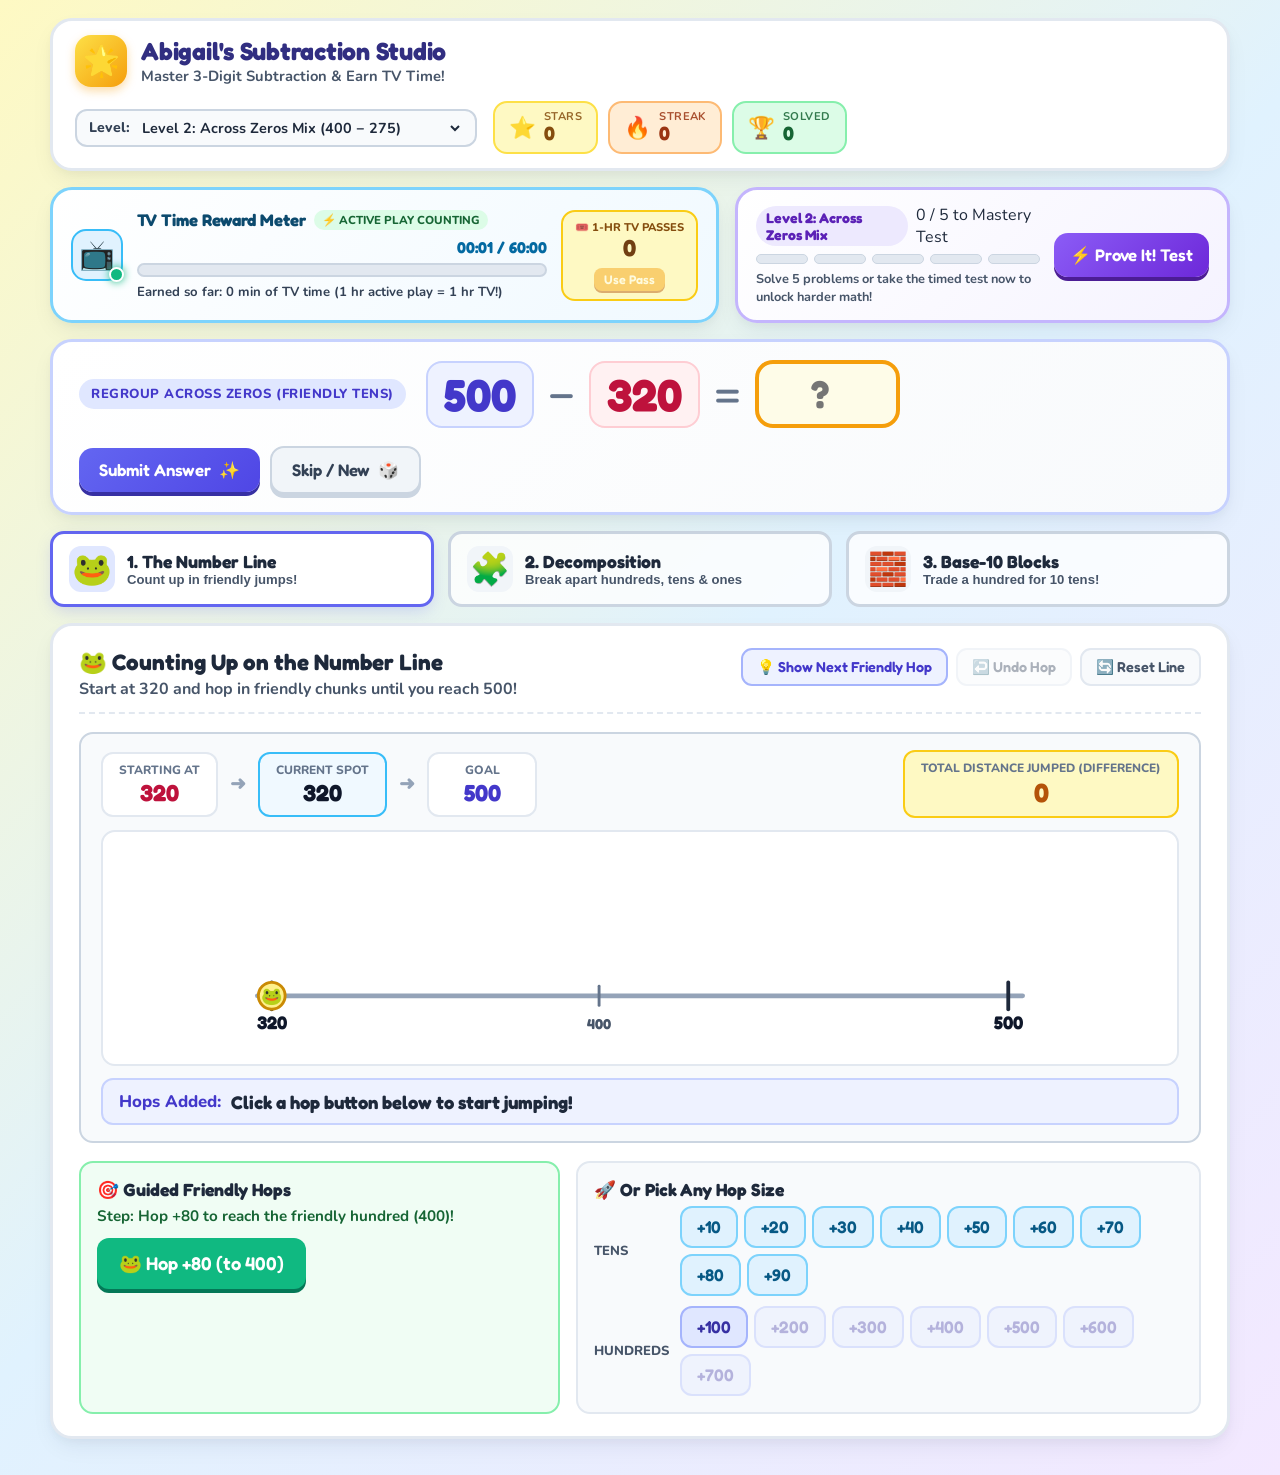
<file: index.html>
<!DOCTYPE html>
<html lang="en">
<head>
  <meta charset="UTF-8" />
  <meta name="viewport" content="width=device-width, initial-scale=1.0" />
  <title>Abigail's Subtraction Adventure — Regrouping &amp; Mastery</title>
  <link rel="preconnect" href="https://fonts.googleapis.com">
  <link rel="preconnect" href="https://fonts.gstatic.com" crossorigin>
  <link href="https://fonts.googleapis.com/css2?family=Fredoka:wght@400;500;600;700&family=Nunito:wght@600;700;800&display=swap" rel="stylesheet">
  <link rel="stylesheet" href="styles.css" />
</head>
<body>
  <canvas id="confetti-canvas" aria-hidden="true"></canvas>

  <div class="app-shell">
    <!-- Top Header: Personalized Title, Mode Selector, & Scoreboard -->
    <header class="top-bar">
      <div class="brand">
        <div class="avatar-badge" aria-hidden="true">🌟</div>
        <div>
          <h1>Abigail's Subtraction Studio</h1>
          <p class="subtitle">Master 3-Digit Subtraction &amp; Earn TV Time!</p>
        </div>
      </div>

      <div class="controls-and-stats">
        <div class="mode-selector" role="group" aria-label="Skill Level">
          <label for="difficulty-select" class="mode-label">Level:</label>
          <select id="difficulty-select" class="mode-dropdown">
            <option value="level1">Level 1: Friendly Tens (500 − 320)</option>
            <option value="level2" selected>Level 2: Across Zeros Mix (400 − 275)</option>
            <option value="level3">Level 3: Full 3-Digit Regrouping (542 − 388)</option>
          </select>
        </div>

        <div class="stats-pills">
          <div class="stat-pill score-pill" title="Total Star Points">
            <span class="stat-icon">⭐</span>
            <div>
              <span class="stat-label">Stars</span>
              <span id="score-value" class="stat-num">0</span>
            </div>
          </div>
          <div class="stat-pill streak-pill" title="Current Correct Streak">
            <span class="stat-icon">🔥</span>
            <div>
              <span class="stat-label">Streak</span>
              <span id="streak-value" class="stat-num">0</span>
            </div>
          </div>
          <div class="stat-pill solved-pill" title="Total Problems Solved">
            <span class="stat-icon">🏆</span>
            <div>
              <span class="stat-label">Solved</span>
              <span id="solved-value" class="stat-num">0</span>
            </div>
          </div>
        </div>
      </div>
    </header>

    <!-- TV Reward & Mastery Progress Strip -->
    <section class="reward-and-mastery-bar" aria-label="TV Time Reward and Mastery Progress">
      <!-- Left: Active Playtime -> TV Time Tracker -->
      <div class="tv-reward-card">
        <div class="tv-icon-wrap">
          <span class="tv-emoji">📺</span>
          <span id="activity-status-dot" class="activity-dot active" title="Active Play Timer Running"></span>
        </div>

        <div class="tv-progress-info">
          <div class="tv-title-row">
            <span class="tv-title">TV Time Reward Meter</span>
            <span id="activity-status-label" class="activity-badge active">⚡ Active Play Counting</span>
            <span id="tv-time-readout" class="tv-readout">00:00 / 60:00</span>
          </div>
          <div class="tv-progress-track" role="progressbar" aria-valuemin="0" aria-valuemax="3600" id="tv-progressbar">
            <div id="tv-progress-fill" class="tv-progress-fill" style="width: 0%"></div>
          </div>
          <div class="tv-sub-row">
            <span id="tv-earned-summary">Earned so far: <strong>0 min</strong> of TV time (1 hr active play = 1 hr TV!)</span>
          </div>
        </div>

        <div class="tv-tickets-box">
          <div class="ticket-count-wrap" title="Full 1-Hour TV Passes Earned">
            <span class="ticket-label">🎟️ 1-Hr TV Passes</span>
            <span id="tv-tickets-count" class="ticket-num">0</span>
          </div>
          <button id="redeem-tv-btn" class="btn btn-sm btn-tv-redeem" title="Parent button to redeem a 1-hour TV pass">
            Use Pass
          </button>
        </div>
      </div>

      <!-- Right: Mastery Progress & "Prove It!" Test Trigger -->
      <div class="mastery-Trigger-card" id="mastery-card">
        <div class="mastery-info">
          <div class="mastery-top-row">
            <span class="mastery-badge" id="current-level-badge">Level 2 Practice</span>
            <span class="mastery- readiness" id="mastery-progress-text">0 / 5 to Mastery Test</span>
          </div>
          <div class="mastery-dots" id="mastery-dots">
            <span class="m-dot"></span>
            <span class="m-dot"></span>
            <span class="m-dot"></span>
            <span class="m-dot"></span>
            <span class="m-dot"></span>
          </div>
          <p class="mastery-desc" id="mastery-desc">
            Solve 5 problems or take the timed test now to unlock harder math!
          </p>
        </div>
        <button id="start-test-btn" class="btn btn-test-trigger">
          ⚡ Prove It! Test
        </button>
      </div>
    </section>

    <!-- Mastery Test Active Banner (Only visible during Timed Test Mode) -->
    <section id="test-mode-banner" class="test-mode-banner hidden" aria-live="polite">
      <div class="test-banner-left">
        <span class="test-trophy-icon">⏱️</span>
        <div>
          <h2 id="test-banner-title">Mastery Test — Question 1 of 5</h2>
          <p id="test-banner-subtitle">No hints or visual tools! Answer before the timer runs out to level up!</p>
        </div>
      </div>

      <div class="test-timer-wrap">
        <div class="test-timer-top">
          <span>Time Left:</span>
          <strong id="test-timer-seconds">45s</strong>
        </div>
        <div class="test-timer-bar-bg">
          <div id="test-timer-bar-fill" class="test-timer-bar-fill" style="width: 100%"></div>
        </div>
      </div>

      <div class="test-score-Tracker">
        <span>Test Score:</span>
        <strong id="test-score-display">0 / 0</strong>
      </div>

      <button id="cancel-test-btn" class="btn btn-ghost btn-sm">Exit Test</button>
    </section>

    <!-- Main Equation Hero Card -->
    <section class="equation-card" id="equation-card" aria-label="Current Math Problem">
      <div class="equation-left">
        <span class="problem-badge" id="problem-tag">Regroup Across Zeros</span>
        <div class="equation-display">
          <span id="minuend-display" class="eq-number minuend-color">500</span>
          <span class="eq-operator">−</span>
          <span id="subtrahend-display" class="eq-number subtrahend-color">320</span>
          <span class="eq-operator">=</span>
          <div class="answer-input-wrap">
            <input
              type="number"
              id="final-answer-input"
              class="final-answer-input"
              placeholder="?"
              min="0"
              max="999"
              aria-label="Your answer"
              autocomplete="off"
            />
          </div>
        </div>
      </div>

      <div class="equation-actions">
        <button id="check-answer-btn" class="btn btn-primary">
          <span>Submit Answer</span> ✨
        </button>
        <button id="use-helper-answer-btn" class="btn btn-accent hidden" title="Copy workspace answer into box">
          <span>Fill Answer</span> ⬆️
        </button>
        <button id="new-problem-btn" class="btn btn-secondary">
          <span>Skip / New</span> 🎲
        </button>
      </div>

      <!-- Feedback Banner -->
      <div id="feedback-banner" class="feedback-banner hidden" role="status" aria-live="polite">
        <span id="feedback-icon" class="feedback-icon">🎉</span>
        <div class="feedback-text-wrap">
          <strong id="feedback-title">Awesome job, Abigail!</strong>
          <p id="feedback-message">You nailed it!</p>
        </div>
        <button id="next-after-win-btn" class="btn btn-sm btn-win hidden">Next Problem ➜</button>
      </div>
    </section>

    <!-- Locked Overlay Shown During Mastery Test Instead of Visual Tools -->
    <section id="test-locked-workspace" class="test-locked-workspace hidden">
      <div class="locked-card">
        <div class="locked-icon">🔒🧠</div>
        <h3>Visual Helpers Locked During Mastery Test!</h3>
        <p>
          You've got this, Abigail! Picture the <strong>Number Line jumps</strong>, <strong>Place-Value Decomposition</strong>, or <strong>Regrouping Blocks</strong> in your head (or on scratch paper) and type your answer above!
        </p>
        <div class="test-progress-pills" id="test-question-pills"></div>
      </div>
    </section>

    <!-- Strategy Switcher Tabs -->
    <nav id="strategy-tabs-nav" class="strategy-tabs" aria-label="Choose a visual solving strategy">
      <button class="strategy-tab active" data-tab="number-line" id="tab-btn-number-line">
        <span class="tab-emoji">🐸</span>
        <div class="tab-text">
          <span class="tab-title">1. The Number Line</span>
          <span class="tab-desc">Count up in friendly jumps!</span>
        </div>
      </button>

      <button class="strategy-tab" data-tab="decomposition" id="tab-btn-decomposition">
        <span class="tab-emoji">🧩</span>
        <div class="tab-text">
          <span class="tab-title">2. Decomposition</span>
          <span class="tab-desc">Break apart hundreds, tens &amp; ones</span>
        </div>
      </button>

      <button class="strategy-tab" data-tab="base10" id="tab-btn-base10">
        <span class="tab-emoji">🧱</span>
        <div class="tab-text">
          <span class="tab-title">3. Base-10 Blocks</span>
          <span class="tab-desc">Trade a hundred for 10 tens!</span>
        </div>
      </button>
    </nav>

    <!-- Strategy Workspaces -->
    <main id="workspace-main" class="workspace-container">
      <!-- ==================== TAB 1: THE NUMBER LINE ==================== -->
      <section id="panel-number-line" class="strategy-panel active" aria-labelledby="tab-btn-number-line">
        <div class="panel-header">
          <div>
            <h2>🐸 Counting Up on the Number Line</h2>
            <p id="nl-instruction" class="panel-subtitle">
              Start at <strong id="nl-start-num">320</strong> and hop in friendly chunks until you reach <strong id="nl-target-num">500</strong>!
            </p>
          </div>
          <div class="panel-header-actions">
            <button id="nl-auto-guide-btn" class="btn btn-outline btn-sm">💡 Show Next Friendly Hop</button>
            <button id="nl-undo-btn" class="btn btn-ghost btn-sm" disabled>↩️ Undo Hop</button>
            <button id="nl-reset-btn" class="btn btn-ghost btn-sm">🔄 Reset Line</button>
          </div>
        </div>

        <!-- SVG Number Line Stage -->
        <div class="nl-stage-card">
          <div class="nl-status-strip">
            <div class="nl-stat-box">
              <span class="nl-stat-label">Starting At</span>
              <span id="nl-stat-start" class="nl-stat-val subtrahend-text">320</span>
            </div>
            <div class="nl-stat-arrow">➜</div>
            <div class="nl-stat-box current-pos-box">
              <span class="nl-stat-label">Current Spot</span>
              <span id="nl-stat-current" class="nl-stat-val">320</span>
            </div>
            <div class="nl-stat-arrow">➜</div>
            <div class="nl-stat-box">
              <span class="nl-stat-label">Goal</span>
              <span id="nl-stat-goal" class="nl-stat-val minuend-text">500</span>
            </div>
            <div class="nl-stat-box total-distance-box">
              <span class="nl-stat-label">Total Distance Jumped (Difference)</span>
              <span id="nl-stat-distance" class="nl-stat-val highlight-distance">0</span>
            </div>
          </div>

          <div class="nl-svg-wrapper">
            <svg id="number-line-svg" viewBox="0 0 900 230" preserveAspectRatio="xMidYMid meet" role="img" aria-label="Interactive Number Line"></svg>
          </div>

          <!-- Jump Equation Builder -->
          <div id="nl-jumps-summary" class="nl-jumps-summary">
            <span class="jumps-label">Hops Added:</span>
            <span id="nl-jumps-equation" class="jumps-equation">Click a hop button below to start jumping!</span>
          </div>
        </div>

        <!-- Hop Controls -->
        <div class="nl-controls-grid">
          <div class="nl-recommended-card">
            <h3>🎯 Guided Friendly Hops</h3>
            <p id="nl-guide-prompt" class="guide-prompt">Step 1: Jump to the next friendly number!</p>
            <div id="nl-smart-buttons" class="smart-hop-buttons"></div>
          </div>

          <div class="nl-custom-hops-card">
            <h3>🚀 Or Pick Any Hop Size</h3>
            <div class="hop-groups">
              <div class="hop-group" id="nl-ones-group">
                <span class="hop-group-title">Ones</span>
                <div class="hop-btn-row" id="nl-ones-buttons"></div>
              </div>
              <div class="hop-group">
                <span class="hop-group-title">Tens</span>
                <div class="hop-btn-row" id="nl-tens-buttons"></div>
              </div>
              <div class="hop-group">
                <span class="hop-group-title">Hundreds</span>
                <div class="hop-btn-row" id="nl-hundreds-buttons"></div>
              </div>
            </div>
          </div>
        </div>
      </section>

      <!-- ==================== TAB 2: DECOMPOSITION ==================== -->
      <section id="panel-decomposition" class="strategy-panel" aria-labelledby="tab-btn-decomposition">
        <div class="panel-header">
          <div>
            <h2>🧩 Decomposition (Break Apart to Subtract)</h2>
            <p class="panel-subtitle">
              Break <strong id="decomp-sub-label">320</strong> into easy place-value pieces and subtract one piece at a time!
            </p>
          </div>
          <div class="panel-header-actions">
            <button id="decomp-reveal-btn" class="btn btn-outline btn-sm">💡 Fill Next Step</button>
            <button id="decomp-reset-btn" class="btn btn-ghost btn-sm">🔄 Reset Steps</button>
          </div>
        </div>

        <div class="decomp-layout">
          <!-- Left: Visual Number Bond / Break Apart Tree -->
          <div class="decomp-tree-card">
            <h3>1. Break Apart the Subtracted Number</h3>
            <div class="number-bond-diagram">
              <div class="bond-top-node" id="bond-total-node">320</div>
              <svg class="bond-lines-svg" viewBox="0 0 300 60" preserveAspectRatio="none">
                <line id="bond-line-left" x1="150" y1="5" x2="55" y2="55" stroke="#6366f1" stroke-width="4" stroke-linecap="round" />
                <line id="bond-line-mid" x1="150" y1="5" x2="150" y2="55" stroke="#0ea5e9" stroke-width="4" stroke-linecap="round" />
                <line id="bond-line-right" x1="150" y1="5" x2="245" y2="55" stroke="#10b981" stroke-width="4" stroke-linecap="round" />
              </svg>
              <div id="bond-parts-row" class="bond-parts-row"></div>
            </div>

            <div class="decomp-bar-visualizer">
              <h4>Visual Shrink Bar</h4>
              <div class="bar-whole" id="decomp-bar-whole">500</div>
              <div class="bar-segments" id="decomp-bar-segments"></div>
            </div>
          </div>

          <!-- Right: Interactive Step-by-Step Subtraction Cards -->
          <div class="decomp-steps-column">
            <h3>2. Subtract One Chunk at a Time</h3>
            <div id="decomp-steps-list" class="decomp-steps-list"></div>
          </div>
        </div>
      </section>

      <!-- ==================== TAB 3: BASE-10 BLOCKS ==================== -->
      <section id="panel-base10" class="strategy-panel" aria-labelledby="tab-btn-base10">
        <div class="panel-header">
          <div>
            <h2>🧱 Base-10 Blocks (Regrouping &amp; Trading)</h2>
            <p id="b10-instruction" class="panel-subtitle">
              We start with <strong id="b10-start-label">500</strong>. Trade 1 Hundred flat for 10 Ten rods so you have enough blocks to cross out <strong id="b10-sub-label">320</strong>!
            </p>
          </div>
          <div class="panel-header-actions">
            <button id="b10-auto-regroup-btn" class="btn btn-outline btn-sm">🪄 Auto-Regroup Blocks</button>
            <button id="b10-reset-btn" class="btn btn-ghost btn-sm">🔄 Reset Blocks</button>
          </div>
        </div>

        <!-- Regrouping Action Bar & Subtraction Checklist -->
        <div class="b10-dashboard">
          <div class="b10-trade-controls">
            <button id="trade-hundred-btn" class="btn btn-trade-hundred">
              🔨 Trade 1 Hundred ➜ 10 Tens
            </button>
            <button id="trade-ten-btn" class="btn btn-trade-ten">
              🔨 Trade 1 Ten ➜ 10 Ones
            </button>
          </div>

          <div class="b10-checklist" id="b10-checklist">
            <!-- Dynamically populated checklist for Hundreds, Tens, Ones to cross out -->
          </div>

          <div class="b10-remaining-box">
            <span class="rem-label">Blocks Remaining</span>
            <span id="b10-remaining-value" class="rem-value">500</span>
          </div>
        </div>

        <!-- Place Value Mat: Hundreds | Tens | Ones -->
        <div class="place-value-mat">
          <!-- HUNDREDS COLUMN -->
          <div class="pv-column pv-hundreds">
            <div class="pv-col-header">
              <div>
                <h3>Hundreds (100s)</h3>
                <span class="pv-col-hint">Click a flat to cross out <strong id="b10-need-h">3</strong> hundreds</span>
              </div>
              <span id="b10-count-h" class="pv-count-badge">5 left</span>
            </div>
            <div id="b10-hundreds-tray" class="pv-tray hundreds-tray"></div>
          </div>

          <!-- TENS COLUMN -->
          <div class="pv-column pv-tens">
            <div class="pv-col-header">
              <div>
                <h3>Tens (10s)</h3>
                <span class="pv-col-hint">Click a rod to cross out <strong id="b10-need-t">2</strong> tens</span>
              </div>
              <span id="b10-count-t" class="pv-count-badge">0 left</span>
            </div>
            <div id="b10-tens-tray" class="pv-tray tens-tray"></div>
          </div>

          <!-- ONES COLUMN -->
          <div class="pv-column pv-ones" id="b10-ones-col">
            <div class="pv-col-header">
              <div>
                <h3>Ones (1s)</h3>
                <span class="pv-col-hint">Click a cube to cross out <strong id="b10-need-o">0</strong> ones</span>
              </div>
              <span id="b10-count-o" class="pv-count-badge">0 left</span>
            </div>
            <div id="b10-ones-tray" class="pv-tray ones-tray"></div>
          </div>
        </div>
      </section>
    </main>
  </div>

  <script src="app.js"></script>
</body>
</html>
</file>
<file: styles.css>
:root {
  --bg-gradient: linear-gradient(135deg, #fef9c3 0%, #e0f2fe 50%, #f3e8ff 100%);
  --card-bg: #ffffff;
  --text-main: #1e293b;
  --text-muted: #475569;

  /* Vibrant Accents */
  --primary: #6366f1;
  --primary-hover: #4f46e5;
  --secondary: #f59e0b;
  --secondary-hover: #d97706;
  --accent-mint: #10b981;
  --accent-coral: #f43f5e;
  --accent-sky: #0ea5e9;
  --accent-purple: #8b5cf6;

  /* Place Value Colors */
  --hundreds-color: #6366f1;
  --hundreds-light: #e0e7ff;
  --tens-color: #0ea5e9;
  --tens-light: #e0f2fe;
  --ones-color: #10b981;
  --ones-light: #d1fae5;

  --border-radius-lg: 22px;
  --border-radius-md: 14px;
  --border-radius-sm: 10px;
  --shadow-card: 0 10px 25px -5px rgba(30, 41, 59, 0.08), 0 4px 10px -2px rgba(30, 41, 59, 0.04);
  --shadow-pop: 0 6px 0 rgba(30, 41, 59, 0.12);
}

* {
  box-sizing: border-box;
  margin: 0;
  padding: 0;
}

body {
  font-family: 'Nunito', -apple-system, BlinkMacSystemFont, 'Segoe UI', Roboto, sans-serif;
  background: var(--bg-gradient);
  color: var(--text-main);
  min-height: 100vh;
  padding: 18px 20px 36px;
  overflow-x: hidden;
}

h1, h2, h3, h4, .eq-number, .tab-title, .btn, .stat-num {
  font-family: 'Fredoka', 'Nunito', sans-serif;
}

#confetti-canvas {
  position: fixed;
  inset: 0;
  width: 100%;
  height: 100%;
  pointer-events: none;
  z-index: 999;
}

.app-shell {
  max-width: 1180px;
  margin: 0 auto;
  display: flex;
  flex-direction: column;
  gap: 16px;
}

/* ================= TOP HEADER ================= */
.top-bar {
  background: var(--card-bg);
  border-radius: var(--border-radius-lg);
  padding: 14px 22px;
  box-shadow: var(--shadow-card);
  display: flex;
  align-items: center;
  justify-content: space-between;
  flex-wrap: wrap;
  gap: 14px;
  border: 3px solid #e2e8f0;
}

.brand {
  display: flex;
  align-items: center;
  gap: 14px;
}

.avatar-badge {
  width: 52px;
  height: 52px;
  border-radius: 16px;
  background: linear-gradient(135deg, #fde047, #f59e0b);
  display: flex;
  align-items: center;
  justify-content: center;
  font-size: 1.85rem;
  box-shadow: 0 4px 10px rgba(245, 158, 11, 0.35);
}

.brand h1 {
  font-size: 1.55rem;
  color: #312e81;
  letter-spacing: -0.01em;
}

.subtitle {
  font-size: 0.92rem;
  color: var(--text-muted);
  font-weight: 700;
}

.controls-and-stats {
  display: flex;
  align-items: center;
  gap: 16px;
  flex-wrap: wrap;
}

.mode-selector {
  display: flex;
  align-items: center;
  gap: 8px;
  background: #f8fafc;
  padding: 6px 12px;
  border-radius: 12px;
  border: 2px solid #cbd5e1;
}

.mode-label {
  font-weight: 800;
  font-size: 0.88rem;
  color: #334155;
}

.mode-dropdown {
  font-family: 'Nunito', sans-serif;
  font-weight: 700;
  font-size: 0.9rem;
  color: #1e293b;
  background: transparent;
  border: none;
  outline: none;
  cursor: pointer;
}

.stats-pills {
  display: flex;
  gap: 10px;
}

.stat-pill {
  display: flex;
  align-items: center;
  gap: 8px;
  padding: 6px 14px;
  border-radius: 14px;
  font-weight: 700;
  border: 2px solid transparent;
}

.score-pill {
  background: #fef9c3;
  border-color: #fde047;
  color: #854d0e;
}

.streak-pill {
  background: #ffedd5;
  border-color: #fdba74;
  color: #9a3412;
}

.solved-pill {
  background: #dcfce7;
  border-color: #86efac;
  color: #166534;
}

.stat-icon {
  font-size: 1.35rem;
}

.stat-label {
  display: block;
  font-size: 0.7rem;
  text-transform: uppercase;
  letter-spacing: 0.04em;
  opacity: 0.85;
}

.stat-num {
  font-size: 1.2rem;
  font-weight: 700;
  line-height: 1;
}

/* ================= EQUATION HERO CARD ================= */
.equation-card {
  background: linear-gradient(135deg, #ffffff 0%, #f8fafc 100%);
  border-radius: var(--border-radius-lg);
  padding: 18px 26px;
  box-shadow: var(--shadow-card);
  border: 3px solid #c7d2fe;
  display: flex;
  align-items: center;
  justify-content: space-between;
  flex-wrap: wrap;
  gap: 18px;
  position: relative;
}

.equation-left {
  display: flex;
  align-items: center;
  gap: 20px;
  flex-wrap: wrap;
}

.problem-badge {
  background: #e0e7ff;
  color: #4338ca;
  font-weight: 800;
  font-size: 0.82rem;
  padding: 6px 12px;
  border-radius: 999px;
  text-transform: uppercase;
  letter-spacing: 0.04em;
}

.equation-display {
  display: flex;
  align-items: center;
  gap: 14px;
  font-size: 2.8rem;
  font-weight: 700;
}

.eq-number {
  padding: 4px 16px;
  border-radius: 16px;
}

.minuend-color {
  background: #eef2ff;
  color: #4338ca;
  border: 2px solid #c7d2fe;
}

.subtrahend-color {
  background: #fff1f2;
  color: #be123c;
  border: 2px solid #fecdd3;
}

.eq-operator {
  color: #64748b;
  font-weight: 700;
}

.final-answer-input {
  width: 145px;
  height: 68px;
  font-family: 'Fredoka', sans-serif;
  font-size: 2.4rem;
  font-weight: 700;
  text-align: center;
  color: #0f172a;
  background: #fefce8;
  border: 4px solid #f59e0b;
  border-radius: 18px;
  outline: none;
  transition: transform 0.15s ease, box-shadow 0.15s ease, border-color 0.15s ease;
}

.final-answer-input:focus {
  transform: scale(1.03);
  border-color: #6366f1;
  box-shadow: 0 0 0 5px rgba(99, 102, 241, 0.2);
}

.final-answer-input.correct-flash {
  background: #dcfce7;
  border-color: #10b981;
  color: #065f46;
}

.final-answer-input.wrong-shake {
  animation: shake 0.4s ease;
  border-color: #f43f5e;
  background: #ffe4e6;
}

@keyframes shake {
  0%, 100% { transform: translateX(0); }
  25% { transform: translateX(-8px); }
  50% { transform: translateX(8px); }
  75% { transform: translateX(-5px); }
}

.equation-actions {
  display: flex;
  align-items: center;
  gap: 10px;
  flex-wrap: wrap;
}

/* ================= BUTTONS ================= */
.btn {
  display: inline-flex;
  align-items: center;
  justify-content: center;
  gap: 8px;
  font-size: 1.05rem;
  font-weight: 600;
  padding: 12px 20px;
  border-radius: 14px;
  border: none;
  cursor: pointer;
  transition: transform 0.12s ease, box-shadow 0.12s ease, background 0.15s ease;
  user-select: none;
}

.btn:active:not(:disabled) {
  transform: translateY(2px);
}

.btn:disabled {
  opacity: 0.45;
  cursor: not-allowed;
}

.btn-primary {
  background: linear-gradient(135deg, #6366f1, #4f46e5);
  color: #ffffff;
  box-shadow: 0 4px 0 #3730a3;
}

.btn-primary:hover:not(:disabled) {
  background: linear-gradient(135deg, #4f46e5, #4338ca);
}

.btn-secondary {
  background: #f1f5f9;
  color: #334155;
  border: 2px solid #cbd5e1;
  box-shadow: 0 4px 0 #cbd5e1;
}

.btn-secondary:hover:not(:disabled) {
  background: #e2e8f0;
}

.btn-accent {
  background: linear-gradient(135deg, #10b981, #059669);
  color: #ffffff;
  box-shadow: 0 4px 0 #047857;
}

.btn-outline {
  background: #eef2ff;
  color: #4338ca;
  border: 2px solid #a5b4fc;
}

.btn-outline:hover:not(:disabled) {
  background: #e0e7ff;
}

.btn-ghost {
  background: #f8fafc;
  color: #475569;
  border: 2px solid #e2e8f0;
}

.btn-ghost:hover:not(:disabled) {
  background: #f1f5f9;
}

.btn-sm {
  font-size: 0.9rem;
  padding: 8px 14px;
  border-radius: 11px;
}

.btn-win {
  background: #10b981;
  color: white;
  box-shadow: 0 3px 0 #047857;
}

.hidden {
  display: none !important;
}

/* ================= FEEDBACK BANNER ================= */
.feedback-banner {
  width: 100%;
  margin-top: 6px;
  padding: 12px 18px;
  border-radius: 14px;
  display: flex;
  align-items: center;
  gap: 14px;
  animation: popIn 0.25s ease;
}

@keyframes popIn {
  from { opacity: 0; transform: translateY(-6px) scale(0.98); }
  to { opacity: 1; transform: translateY(0) scale(1); }
}

.feedback-banner.success {
  background: #dcfce7;
  border: 2px solid #4ade80;
  color: #14532d;
}

.feedback-banner.hint {
  background: #fef3c7;
  border: 2px solid #fbbf24;
  color: #78350f;
}

.feedback-icon {
  font-size: 1.8rem;
}

.feedback-text-wrap {
  flex: 1;
}

.feedback-text-wrap strong {
  font-size: 1.1rem;
  display: block;
}

.feedback-text-wrap p {
  font-size: 0.95rem;
  font-weight: 700;
}

/* ================= STRATEGY TABS ================= */
.strategy-tabs {
  display: grid;
  grid-template-columns: repeat(3, 1fr);
  gap: 14px;
}

.strategy-tab {
  background: rgba(255, 255, 255, 0.8);
  border: 3px solid #cbd5e1;
  border-radius: var(--border-radius-md);
  padding: 12px 16px;
  display: flex;
  align-items: center;
  gap: 12px;
  cursor: pointer;
  text-align: left;
  transition: all 0.18s ease;
}

.strategy-tab:hover {
  background: #ffffff;
  transform: translateY(-2px);
}

.strategy-tab.active {
  background: #ffffff;
  border-color: #6366f1;
  box-shadow: 0 6px 16px -3px rgba(99, 102, 241, 0.25);
}

.tab-emoji {
  font-size: 2rem;
  width: 46px;
  height: 46px;
  background: #f1f5f9;
  border-radius: 12px;
  display: flex;
  align-items: center;
  justify-content: center;
  flex-shrink: 0;
}

.strategy-tab.active .tab-emoji {
  background: #e0e7ff;
}

.tab-title {
  display: block;
  font-size: 1.1rem;
  font-weight: 700;
  color: #1e293b;
}

.tab-desc {
  display: block;
  font-size: 0.82rem;
  color: var(--text-muted);
  font-weight: 700;
}

/* ================= WORKSPACE PANELS ================= */
.workspace-container {
  background: var(--card-bg);
  border-radius: var(--border-radius-lg);
  padding: 22px 26px;
  box-shadow: var(--shadow-card);
  border: 3px solid #e2e8f0;
  min-height: 430px;
}

.strategy-panel {
  display: none;
  flex-direction: column;
  gap: 18px;
}

.strategy-panel.active {
  display: flex;
  animation: fadeIn 0.2s ease;
}

@keyframes fadeIn {
  from { opacity: 0; }
  to { opacity: 1; }
}

.panel-header {
  display: flex;
  align-items: flex-start;
  justify-content: space-between;
  flex-wrap: wrap;
  gap: 12px;
  padding-bottom: 12px;
  border-bottom: 2px dashed #e2e8f0;
}

.panel-header h2 {
  font-size: 1.4rem;
  color: #1e293b;
}

.panel-subtitle {
  font-size: 1rem;
  color: var(--text-muted);
  font-weight: 700;
  margin-top: 2px;
}

.panel-header-actions {
  display: flex;
  gap: 8px;
  flex-wrap: wrap;
}

/* ================= TAB 1: NUMBER LINE ================= */
.nl-stage-card {
  background: #f8fafc;
  border: 2px solid #cbd5e1;
  border-radius: var(--border-radius-md);
  padding: 16px 20px;
  display: flex;
  flex-direction: column;
  gap: 12px;
}

.nl-status-strip {
  display: flex;
  align-items: center;
  justify-content: center;
  flex-wrap: wrap;
  gap: 12px;
}

.nl-stat-box {
  background: #ffffff;
  border: 2px solid #e2e8f0;
  border-radius: 12px;
  padding: 8px 16px;
  text-align: center;
  min-width: 110px;
}

.current-pos-box {
  border-color: #38bdf8;
  background: #f0f9ff;
}

.total-distance-box {
  margin-left: auto;
  background: #fef9c3;
  border-color: #facc15;
  min-width: 220px;
}

.nl-stat-label {
  display: block;
  font-size: 0.75rem;
  font-weight: 800;
  text-transform: uppercase;
  color: #64748b;
}

.nl-stat-val {
  font-family: 'Fredoka', sans-serif;
  font-size: 1.45rem;
  font-weight: 700;
  color: #0f172a;
}

.subtrahend-text { color: #be123c; }
.minuend-text { color: #4338ca; }
.highlight-distance { color: #b45309; font-size: 1.65rem; }

.nl-stat-arrow {
  color: #94a3b8;
  font-weight: 800;
  font-size: 1.2rem;
}

.nl-svg-wrapper {
  width: 100%;
  background: #ffffff;
  border-radius: 14px;
  border: 2px solid #e2e8f0;
  padding: 6px 10px;
  overflow: hidden;
}

#number-line-svg {
  width: 100%;
  height: 220px;
  display: block;
}

.nl-jumps-summary {
  background: #eef2ff;
  border: 2px solid #c7d2fe;
  border-radius: 12px;
  padding: 10px 16px;
  display: flex;
  align-items: center;
  gap: 10px;
  font-size: 1.05rem;
  font-weight: 800;
}

.jumps-label {
  color: #4338ca;
}

.jumps-equation {
  font-family: 'Fredoka', sans-serif;
  color: #1e293b;
  font-size: 1.15rem;
}

.nl-controls-grid {
  display: grid;
  grid-template-columns: 1fr 1.3fr;
  gap: 16px;
}

.nl-recommended-card, .nl-custom-hops-card {
  background: #f8fafc;
  border: 2px solid #e2e8f0;
  border-radius: var(--border-radius-md);
  padding: 16px;
}

.nl-recommended-card {
  background: #f0fdf4;
  border-color: #86efac;
}

.nl-recommended-card h3, .nl-custom-hops-card h3 {
  font-size: 1.1rem;
  margin-bottom: 6px;
}

.guide-prompt {
  font-size: 0.95rem;
  font-weight: 700;
  color: #166534;
  margin-bottom: 12px;
}

.smart-hop-buttons {
  display: flex;
  flex-wrap: wrap;
  gap: 10px;
}

.hop-btn {
  font-family: 'Fredoka', sans-serif;
  font-size: 1.05rem;
  font-weight: 600;
  padding: 9px 15px;
  border-radius: 12px;
  border: 2px solid transparent;
  cursor: pointer;
  transition: transform 0.1s ease, filter 0.15s ease;
}

.hop-btn:hover:not(:disabled) {
  transform: translateY(-2px);
  filter: brightness(0.96);
}

.hop-btn:disabled {
  opacity: 0.35;
  cursor: not-allowed;
}

.hop-btn-smart {
  background: #10b981;
  color: white;
  font-size: 1.15rem;
  padding: 12px 20px;
  box-shadow: 0 4px 0 #047857;
}

.hop-btn-ones {
  background: #d1fae5;
  color: #065f46;
  border-color: #6ee7b7;
}

.hop-btn-tens {
  background: #e0f2fe;
  color: #075985;
  border-color: #7dd3fc;
}

.hop-btn-hundreds {
  background: #e0e7ff;
  color: #3730a3;
  border-color: #a5b4fc;
}

.hop-groups {
  display: flex;
  flex-direction: column;
  gap: 10px;
}

.hop-group {
  display: flex;
  align-items: center;
  gap: 10px;
  flex-wrap: wrap;
}

.hop-group-title {
  font-size: 0.82rem;
  font-weight: 800;
  text-transform: uppercase;
  width: 76px;
  color: #475569;
}

.hop-btn-row {
  display: flex;
  flex-wrap: wrap;
  gap: 6px;
  flex: 1;
}

/* ================= TAB 2: DECOMPOSITION ================= */
.decomp-layout {
  display: grid;
  grid-template-columns: 1fr 1.35fr;
  gap: 20px;
}

.decomp-tree-card, .decomp-steps-column {
  background: #f8fafc;
  border: 2px solid #e2e8f0;
  border-radius: var(--border-radius-md);
  padding: 18px;
}

.decomp-tree-card h3, .decomp-steps-column h3 {
  font-size: 1.15rem;
  margin-bottom: 14px;
  color: #1e293b;
}

.number-bond-diagram {
  display: flex;
  flex-direction: column;
  align-items: center;
  padding: 10px 0 18px;
}

.bond-top-node {
  background: #fff1f2;
  color: #be123c;
  border: 3px solid #fda4af;
  font-family: 'Fredoka', sans-serif;
  font-size: 2rem;
  font-weight: 700;
  padding: 8px 26px;
  border-radius: 999px;
  box-shadow: 0 4px 10px rgba(244, 63, 94, 0.15);
}

.bond-lines-svg {
  width: 260px;
  height: 52px;
}

.bond-parts-row {
  display: flex;
  justify-content: center;
  gap: 16px;
  width: 100%;
}

.bond-part-pill {
  min-width: 82px;
  text-align: center;
  padding: 10px 14px;
  border-radius: 16px;
  font-family: 'Fredoka', sans-serif;
  font-size: 1.45rem;
  font-weight: 700;
  border: 3px solid transparent;
}

.bond-part-pill span {
  display: block;
  font-family: 'Nunito', sans-serif;
  font-size: 0.75rem;
  text-transform: uppercase;
  font-weight: 800;
  margin-top: 2px;
}

.part-hundreds {
  background: var(--hundreds-light);
  color: #3730a3;
  border-color: #818cf8;
}

.part-tens {
  background: var(--tens-light);
  color: #0369a1;
  border-color: #38bdf8;
}

.part-ones {
  background: var(--ones-light);
  color: #047857;
  border-color: #34d399;
}

.decomp-bar-visualizer {
  margin-top: 14px;
  background: #ffffff;
  border: 2px solid #e2e8f0;
  border-radius: 12px;
  padding: 12px;
}

.decomp-bar-visualizer h4 {
  font-size: 0.85rem;
  text-transform: uppercase;
  color: #64748b;
  margin-bottom: 8px;
}

.bar-whole {
  background: #e0e7ff;
  color: #3730a3;
  font-family: 'Fredoka', sans-serif;
  font-weight: 700;
  text-align: center;
  padding: 6px;
  border-radius: 8px;
  margin-bottom: 6px;
  font-size: 1rem;
}

.bar-segments {
  display: flex;
  height: 36px;
  border-radius: 8px;
  overflow: hidden;
  border: 2px solid #cbd5e1;
  font-family: 'Fredoka', sans-serif;
  font-size: 0.9rem;
  font-weight: 600;
}

.bar-seg {
  display: flex;
  align-items: center;
  justify-content: center;
  color: white;
  transition: width 0.3s ease;
  white-space: nowrap;
  overflow: hidden;
}

.decomp-steps-list {
  display: flex;
  flex-direction: column;
  gap: 12px;
}

.decomp-step-card {
  background: #ffffff;
  border: 2px solid #cbd5e1;
  border-radius: 14px;
  padding: 14px 16px;
  display: flex;
  align-items: center;
  justify-content: space-between;
  flex-wrap: wrap;
  gap: 12px;
  transition: all 0.2s ease;
}

.decomp-step-card.step-locked {
  opacity: 0.55;
  background: #f1f5f9;
}

.decomp-step-card.step-done {
  border-color: #4ade80;
  background: #f0fdf4;
}

.step-badge {
  font-size: 0.8rem;
  font-weight: 800;
  text-transform: uppercase;
  padding: 4px 10px;
  border-radius: 999px;
}

.step-eq-row {
  display: flex;
  align-items: center;
  gap: 10px;
  font-family: 'Fredoka', sans-serif;
  font-size: 1.55rem;
  font-weight: 700;
}

.step-input {
  width: 96px;
  height: 46px;
  font-family: 'Fredoka', sans-serif;
  font-size: 1.45rem;
  font-weight: 700;
  text-align: center;
  border: 3px solid #94a3b8;
  border-radius: 10px;
  background: #fefce8;
  outline: none;
}

.step-input:focus {
  border-color: #6366f1;
}

.step-input.input-correct {
  background: #dcfce7;
  border-color: #10b981;
  color: #065f46;
}

.step-quick-btn {
  font-size: 0.85rem;
  padding: 6px 12px;
  border-radius: 9px;
  background: #e0e7ff;
  color: #3730a3;
  border: none;
  font-weight: 700;
  cursor: pointer;
}

/* ================= TAB 3: BASE-10 BLOCKS ================= */
.b10-dashboard {
  display: flex;
  align-items: center;
  justify-content: space-between;
  flex-wrap: wrap;
  gap: 14px;
  background: #f8fafc;
  border: 2px solid #cbd5e1;
  border-radius: var(--border-radius-md);
  padding: 14px 18px;
}

.b10-trade-controls {
  display: flex;
  gap: 10px;
  flex-wrap: wrap;
}

.btn-trade-hundred {
  background: linear-gradient(135deg, #6366f1, #4f46e5);
  color: white;
  box-shadow: 0 4px 0 #3730a3;
}

.btn-trade-ten {
  background: linear-gradient(135deg, #0ea5e9, #0284c7);
  color: white;
  box-shadow: 0 4px 0 #0369a1;
}

.b10-checklist {
  display: flex;
  gap: 10px;
  flex-wrap: wrap;
}

.check-pill {
  padding: 8px 14px;
  border-radius: 12px;
  font-size: 0.92rem;
  font-weight: 800;
  background: #ffffff;
  border: 2px solid #cbd5e1;
  display: flex;
  align-items: center;
  gap: 6px;
}

.check-pill.done {
  background: #dcfce7;
  border-color: #4ade80;
  color: #166534;
}

.check-pill.over {
  background: #ffe4e6;
  border-color: #f43f5e;
  color: #9f1239;
}

.b10-remaining-box {
  background: #fef9c3;
  border: 2px solid #facc15;
  border-radius: 12px;
  padding: 6px 16px;
  text-align: center;
}

.rem-label {
  display: block;
  font-size: 0.72rem;
  font-weight: 800;
  text-transform: uppercase;
  color: #854d0e;
}

.rem-value {
  font-family: 'Fredoka', sans-serif;
  font-size: 1.55rem;
  font-weight: 700;
  color: #713f12;
}

.place-value-mat {
  display: grid;
  grid-template-columns: 1.3fr 1.1fr 0.8fr;
  gap: 16px;
}

.pv-column {
  background: #f8fafc;
  border: 3px solid #cbd5e1;
  border-radius: var(--border-radius-md);
  padding: 14px;
  display: flex;
  flex-direction: column;
  gap: 12px;
  min-height: 270px;
}

.pv-hundreds { border-color: #a5b4fc; background: #f5f7ff; }
.pv-tens { border-color: #7dd3fc; background: #f0f9ff; }
.pv-ones { border-color: #6ee7b7; background: #f0fdf4; }

.pv-col-header {
  display: flex;
  align-items: flex-start;
  justify-content: space-between;
  gap: 8px;
  padding-bottom: 8px;
  border-bottom: 2px solid rgba(148, 163, 184, 0.25);
}

.pv-col-header h3 {
  font-size: 1.15rem;
}

.pv-col-hint {
  display: block;
  font-size: 0.82rem;
  color: var(--text-muted);
  font-weight: 700;
}

.pv-count-badge {
  background: #ffffff;
  padding: 4px 10px;
  border-radius: 999px;
  font-family: 'Fredoka', sans-serif;
  font-weight: 700;
  font-size: 0.95rem;
  border: 2px solid #cbd5e1;
  white-space: nowrap;
}

.pv-tray {
  display: flex;
  flex-wrap: wrap;
  gap: 12px;
  align-content: flex-start;
  padding: 4px;
}

/* Visual Base-10 Blocks */
.b10-block {
  position: relative;
  cursor: pointer;
  transition: transform 0.14s ease, opacity 0.15s ease, box-shadow 0.14s ease;
  user-select: none;
}

.b10-block:hover {
  transform: scale(1.05);
}

/* 100-Flat (10x10 Grid) */
.block-hundred {
  width: 78px;
  height: 78px;
  background-color: #6366f1;
  background-image:
    linear-gradient(to right, rgba(255, 255, 255, 0.35) 1px, transparent 1px),
    linear-gradient(to bottom, rgba(255, 255, 255, 0.35) 1px, transparent 1px);
  background-size: 7.8px 7.8px;
  border: 2px solid #3730a3;
  border-radius: 6px;
  box-shadow: 0 4px 0 #312e81;
  display: flex;
  align-items: center;
  justify-content: center;
}

.block-hundred .block-label {
  background: rgba(255, 255, 255, 0.9);
  color: #312e81;
  font-family: 'Fredoka', sans-serif;
  font-weight: 700;
  font-size: 0.85rem;
  padding: 2px 6px;
  border-radius: 6px;
}

/* 10-Rod (1x10 Vertical Strip) */
.block-ten {
  width: 22px;
  height: 82px;
  background-color: #0ea5e9;
  background-image: linear-gradient(to bottom, rgba(255, 255, 255, 0.45) 1px, transparent 1px);
  background-size: 100% 8.2px;
  border: 2px solid #0369a1;
  border-radius: 5px;
  box-shadow: 0 4px 0 #075985;
  display: flex;
  align-items: center;
  justify-content: center;
}

.block-ten .block-label {
  background: rgba(255, 255, 255, 0.9);
  color: #075985;
  font-family: 'Fredoka', sans-serif;
  font-weight: 700;
  font-size: 0.7rem;
  padding: 1px 3px;
  border-radius: 4px;
}

/* 1-Unit Cube */
.block-one {
  width: 28px;
  height: 28px;
  background-color: #10b981;
  border: 2px solid #047857;
  border-radius: 6px;
  box-shadow: 0 3px 0 #065f46;
  display: flex;
  align-items: center;
  justify-content: center;
  color: white;
  font-family: 'Fredoka', sans-serif;
  font-weight: 700;
  font-size: 0.8rem;
}

/* Crossed Out / Subtracted State */
.b10-block.crossed-out {
  opacity: 0.42;
  transform: scale(0.95);
  filter: grayscale(0.35);
}

.b10-block.crossed-out::after {
  content: "✕";
  position: absolute;
  inset: 0;
  display: flex;
  align-items: center;
  justify-content: center;
  font-size: 2.2rem;
  font-weight: 900;
  color: #e11d48;
  text-shadow: 0 0 4px #ffffff;
}

.block-one.crossed-out::after {
  font-size: 1.3rem;
}

.empty-tray-msg {
  font-size: 0.88rem;
  color: #64748b;
  font-weight: 700;
  font-style: italic;
  padding: 12px 4px;
}

/* Responsive Breakpoints */
@media (max-width: 920px) {
  .nl-controls-grid,
  .decomp-layout,
  .place-value-mat {
    grid-template-columns: 1fr;
  }

  .strategy-tabs {
    grid-template-columns: 1fr;
  }

  .equation-display {
    font-size: 2.1rem;
  }
}


/* ================= TV REWARD & MASTERY PROGRESS BAR ================= */
.reward-and-mastery-bar {
  display: grid;
  grid-template-columns: 1.35fr 1fr;
  gap: 16px;
}

.tv-reward-card {
  background: linear-gradient(135deg, #ffffff 0%, #f0f9ff 100%);
  border: 3px solid #7dd3fc;
  border-radius: var(--border-radius-lg);
  padding: 14px 18px;
  box-shadow: var(--shadow-card);
  display: flex;
  align-items: center;
  gap: 14px;
}

.tv-icon-wrap {
  position: relative;
  width: 52px;
  height: 52px;
  border-radius: 15px;
  background: #e0f2fe;
  border: 2px solid #38bdf8;
  display: flex;
  align-items: center;
  justify-content: center;
  font-size: 1.8rem;
  flex-shrink: 0;
}

.activity-dot {
  position: absolute;
  bottom: -3px;
  right: -3px;
  width: 15px;
  height: 15px;
  border-radius: 999px;
  border: 2px solid #ffffff;
}

.activity-dot.active {
  background: #10b981;
  box-shadow: 0 0 8px #10b981;
}

.activity-dot.paused {
  background: #f59e0b;
}

.tv-progress-info {
  flex: 1;
  display: flex;
  flex-direction: column;
  gap: 6px;
}

.tv-title-row {
  display: flex;
  align-items: center;
  gap: 8px;
  flex-wrap: wrap;
}

.tv-title {
  font-family: 'Fredoka', sans-serif;
  font-weight: 700;
  font-size: 1.05rem;
  color: #0c4a6e;
}

.activity-badge {
  font-size: 0.72rem;
  font-weight: 800;
  padding: 2px 8px;
  border-radius: 999px;
  text-transform: uppercase;
}

.activity-badge.active {
  background: #dcfce7;
  color: #166534;
}

.activity-badge.paused {
  background: #fef3c7;
  color: #92400e;
}

.tv-readout {
  margin-left: auto;
  font-family: 'Fredoka', sans-serif;
  font-weight: 700;
  font-size: 0.98rem;
  color: #0369a1;
}

.tv-progress-track {
  width: 100%;
  height: 14px;
  background: #e2e8f0;
  border-radius: 999px;
  overflow: hidden;
  border: 2px solid #cbd5e1;
}

.tv-progress-fill {
  height: 100%;
  background: linear-gradient(90deg, #0ea5e9, #10b981);
  border-radius: 999px;
  transition: width 0.4s ease;
}

.tv-sub-row {
  font-size: 0.82rem;
  color: #334155;
  font-weight: 700;
}

.tv-tickets-box {
  background: #fef9c3;
  border: 2px solid #facc15;
  border-radius: 14px;
  padding: 8px 12px;
  display: flex;
  flex-direction: column;
  align-items: center;
  gap: 6px;
  min-width: 118px;
}

.ticket-count-wrap {
  text-align: center;
}

.ticket-label {
  display: block;
  font-size: 0.7rem;
  font-weight: 800;
  text-transform: uppercase;
  color: #854d0e;
}

.ticket-num {
  font-family: 'Fredoka', sans-serif;
  font-size: 1.45rem;
  font-weight: 700;
  color: #713f12;
  line-height: 1.1;
}

.btn-tv-redeem {
  background: #f59e0b;
  color: white;
  font-size: 0.78rem;
  padding: 4px 10px;
  border-radius: 8px;
  box-shadow: 0 2px 0 #b45309;
}

/* Mastery Card */
.mastery-Trigger-card {
  background: linear-gradient(135deg, #ffffff 0%, #f5f3ff 100%);
  border: 3px solid #c4b5fd;
  border-radius: var(--border-radius-lg);
  padding: 14px 18px;
  box-shadow: var(--shadow-card);
  display: flex;
  align-items: center;
  justify-content: space-between;
  gap: 14px;
}

.mastery-info {
  flex: 1;
  display: flex;
  flex-direction: column;
  gap: 6px;
}

.mastery-top-row {
  display: flex;
  align-items: center;
  justify-content: space-between;
  gap: 8px;
}

.mastery-badge {
  background: #ede9fe;
  color: #5b21b6;
  font-family: 'Fredoka', sans-serif;
  font-size: 0.88rem;
  font-weight: 700;
  padding: 3px 10px;
  border-radius: 999px;
}

.mastery-readiness {
  font-size: 0.8rem;
  font-weight: 800;
  color: #6d28d9;
}

.mastery-dots {
  display: flex;
  gap: 6px;
}

.m-dot {
  flex: 1;
  height: 10px;
  border-radius: 999px;
  background: #e2e8f0;
  border: 1px solid #cbd5e1;
  transition: background 0.25s ease;
}

.m-dot.filled {
  background: linear-gradient(90deg, #8b5cf6, #6366f1);
  border-color: #4f46e5;
}

.mastery-desc {
  font-size: 0.8rem;
  color: #475569;
  font-weight: 700;
}

.btn-test-trigger {
  background: linear-gradient(135deg, #8b5cf6, #6d28d9);
  color: white;
  box-shadow: 0 4px 0 #4c1d95;
  white-space: nowrap;
  padding: 12px 16px;
}

.btn-test-trigger.pulse-ready {
  background: linear-gradient(135deg, #f59e0b, #d97706);
  box-shadow: 0 4px 0 #92400e;
  animation: pulseBtn 1.4s infinite;
}

@keyframes pulseBtn {
  0%, 100% { transform: scale(1); }
  50% { transform: scale(1.05); }
}

/* ================= TIMED MASTERY TEST MODE ================= */
.test-mode-banner {
  background: linear-gradient(135deg, #312e81 0%, #4c1d95 100%);
  color: white;
  border-radius: var(--border-radius-lg);
  padding: 16px 24px;
  display: flex;
  align-items: center;
  justify-content: space-between;
  flex-wrap: wrap;
  gap: 18px;
  border: 3px solid #a78bfa;
  box-shadow: 0 10px 25px rgba(49, 46, 129, 0.25);
}

.test-banner-left {
  display: flex;
  align-items: center;
  gap: 14px;
}

.test-trophy-icon {
  font-size: 2.2rem;
}

.test-banner-left h2 {
  font-size: 1.35rem;
  color: #fef08a;
}

.test-banner-left p {
  font-size: 0.9rem;
  color: #e0e7ff;
  font-weight: 700;
}

.test-timer-wrap {
  min-width: 210px;
  background: rgba(255, 255, 255, 0.12);
  padding: 10px 14px;
  border-radius: 12px;
}

.test-timer-top {
  display: flex;
  justify-content: space-between;
  font-size: 0.9rem;
  font-weight: 800;
  margin-bottom: 6px;
}

.test-timer-bar-bg {
  width: 100%;
  height: 10px;
  background: rgba(255, 255, 255, 0.22);
  border-radius: 999px;
  overflow: hidden;
}

.test-timer-bar-fill {
  height: 100%;
  background: #4ade80;
  transition: width 0.25s linear, background 0.25s ease;
}

.test-timer-bar-fill.urgent {
  background: #fb7185;
}

.test-score-Tracker {
  background: rgba(255, 255, 255, 0.14);
  padding: 8px 16px;
  border-radius: 12px;
  text-align: center;
}

.test-score-Tracker span {
  display: block;
  font-size: 0.72rem;
  text-transform: uppercase;
  color: #c4b5fd;
  font-weight: 800;
}

.test-score-Tracker strong {
  font-family: 'Fredoka', sans-serif;
  font-size: 1.4rem;
  color: #ffffff;
}

.test-locked-workspace {
  background: linear-gradient(135deg, #f8fafc 0%, #eef2ff 100%);
  border: 3px dashed #818cf8;
  border-radius: var(--border-radius-lg);
  padding: 38px 26px;
  text-align: center;
}

.locked-card {
  max-width: 580px;
  margin: 0 auto;
  display: flex;
  flex-direction: column;
  align-items: center;
  gap: 12px;
}

.locked-icon {
  font-size: 2.8rem;
}

.locked-card h3 {
  font-size: 1.45rem;
  color: #312e81;
}

.locked-card p {
  font-size: 1.02rem;
  color: #475569;
  font-weight: 700;
  line-height: 1.5;
}

.test-progress-pills {
  display: flex;
  gap: 10px;
  margin-top: 8px;
}

.q-pill {
  width: 42px;
  height: 42px;
  border-radius: 12px;
  background: #e2e8f0;
  color: #475569;
  font-family: 'Fredoka', sans-serif;
  font-weight: 700;
  display: flex;
  align-items: center;
  justify-content: center;
  border: 2px solid #cbd5e1;
}

.q-pill.current {
  border-color: #6366f1;
  background: #e0e7ff;
  color: #312e81;
  transform: scale(1.1);
}

.q-pill.pass {
  background: #dcfce7;
  border-color: #22c55e;
  color: #15803d;
}

.q-pill.fail {
  background: #ffe4e6;
  border-color: #f43f5e;
  color: #be123c;
}

@media (max-width: 920px) {
  .reward-and-mastery-bar {
    grid-template-columns: 1fr;
  }
}
</file>
